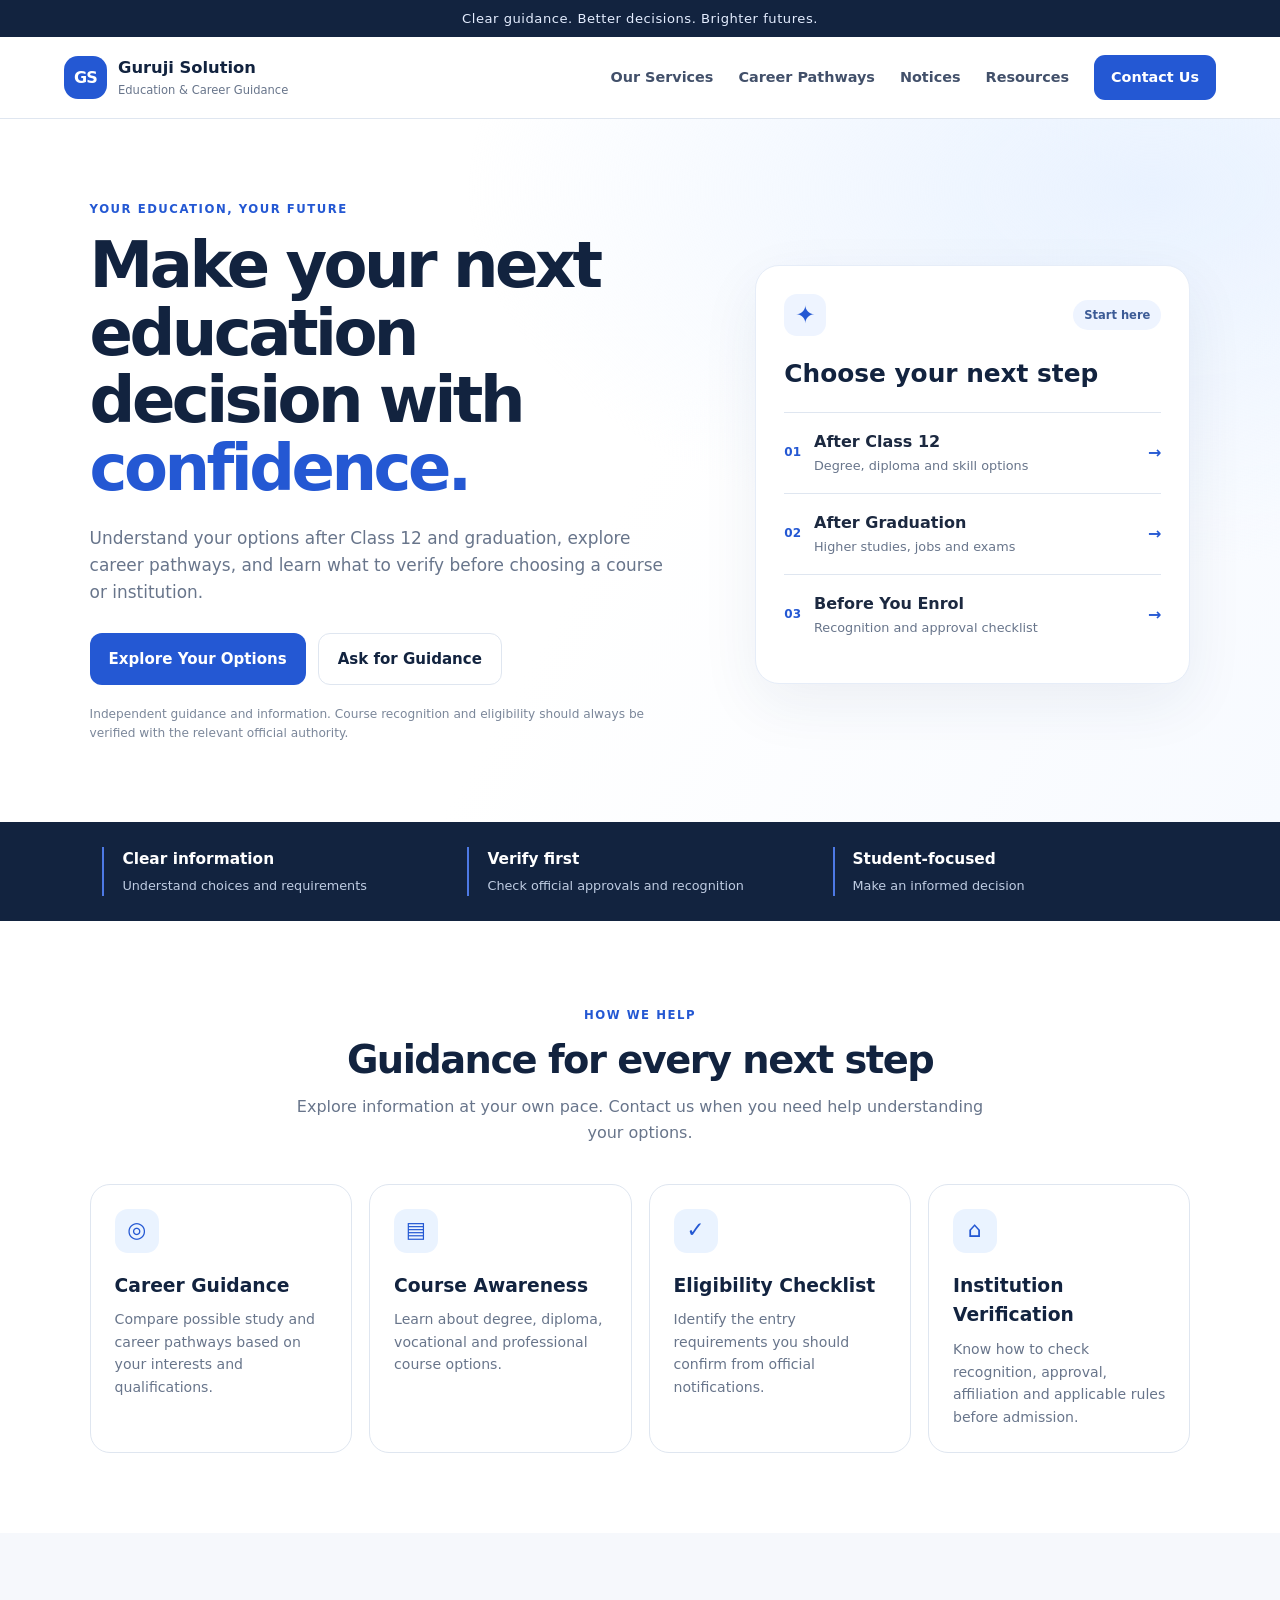
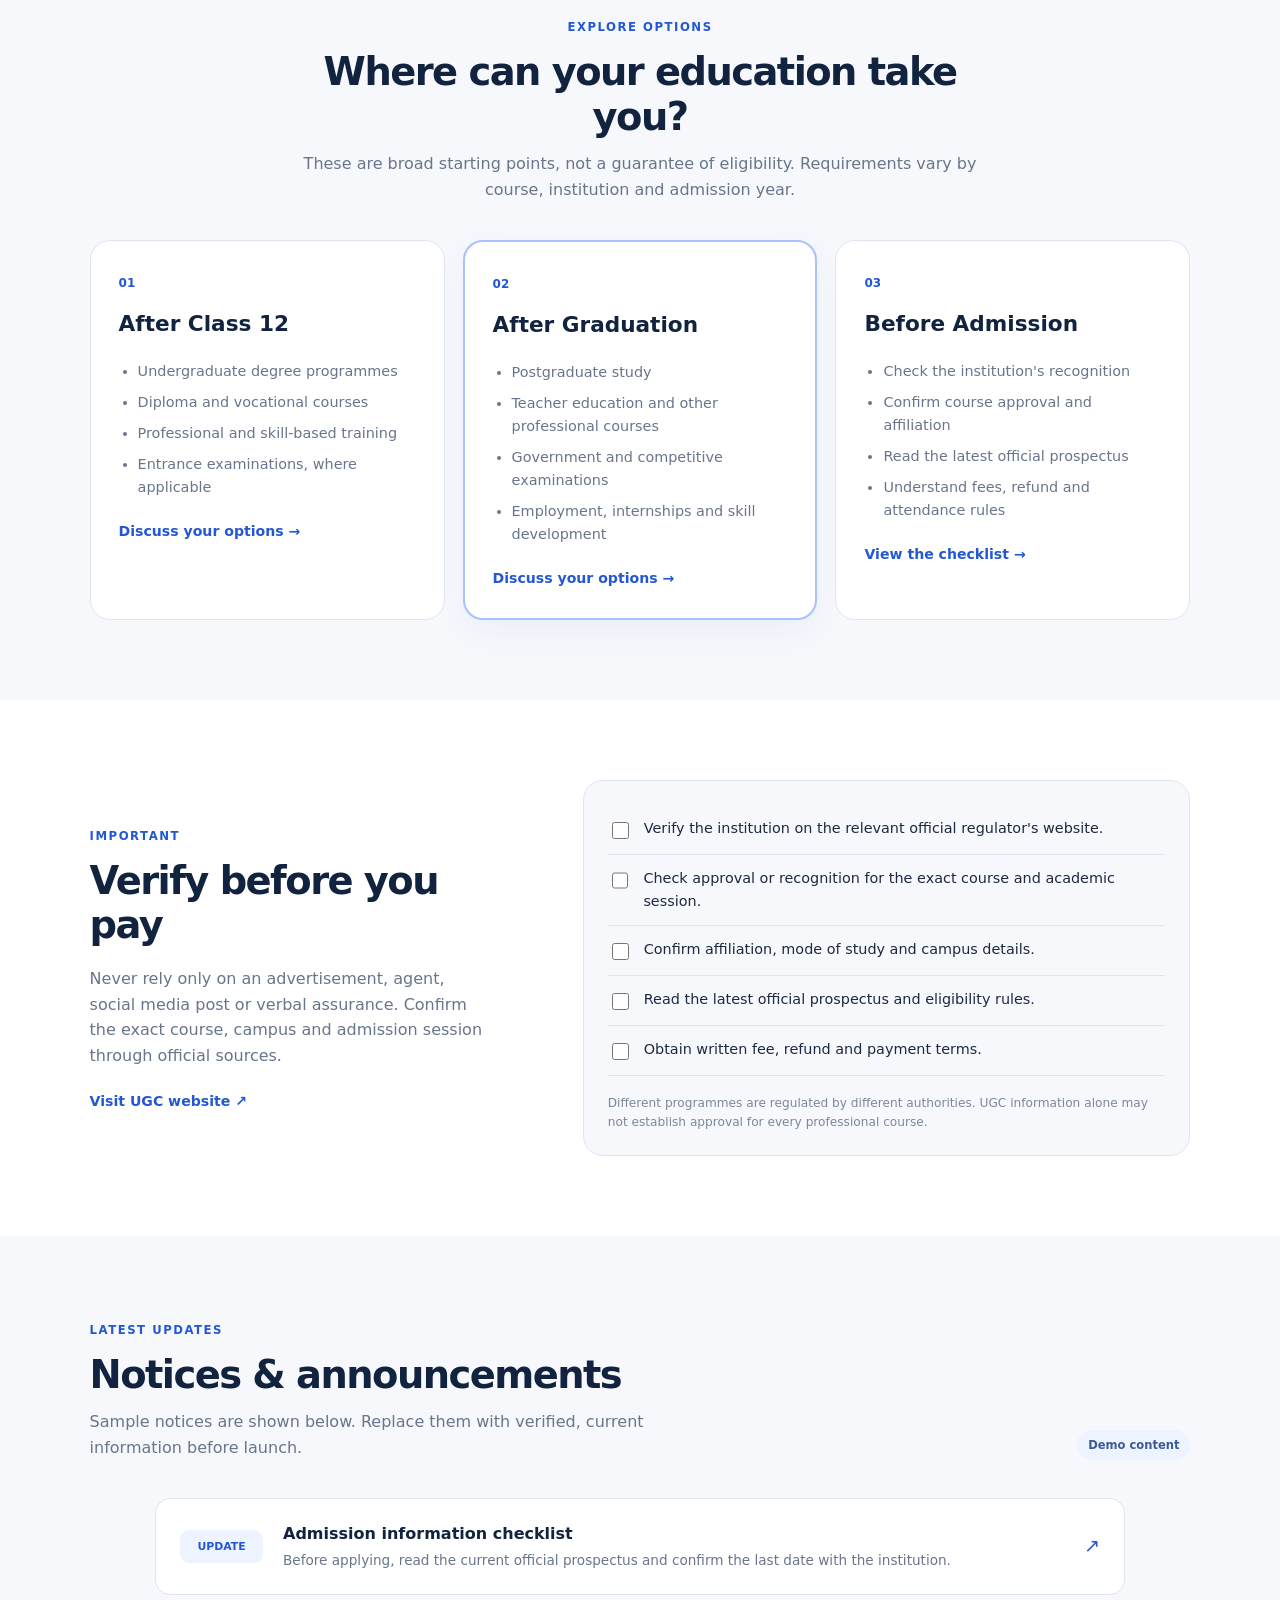
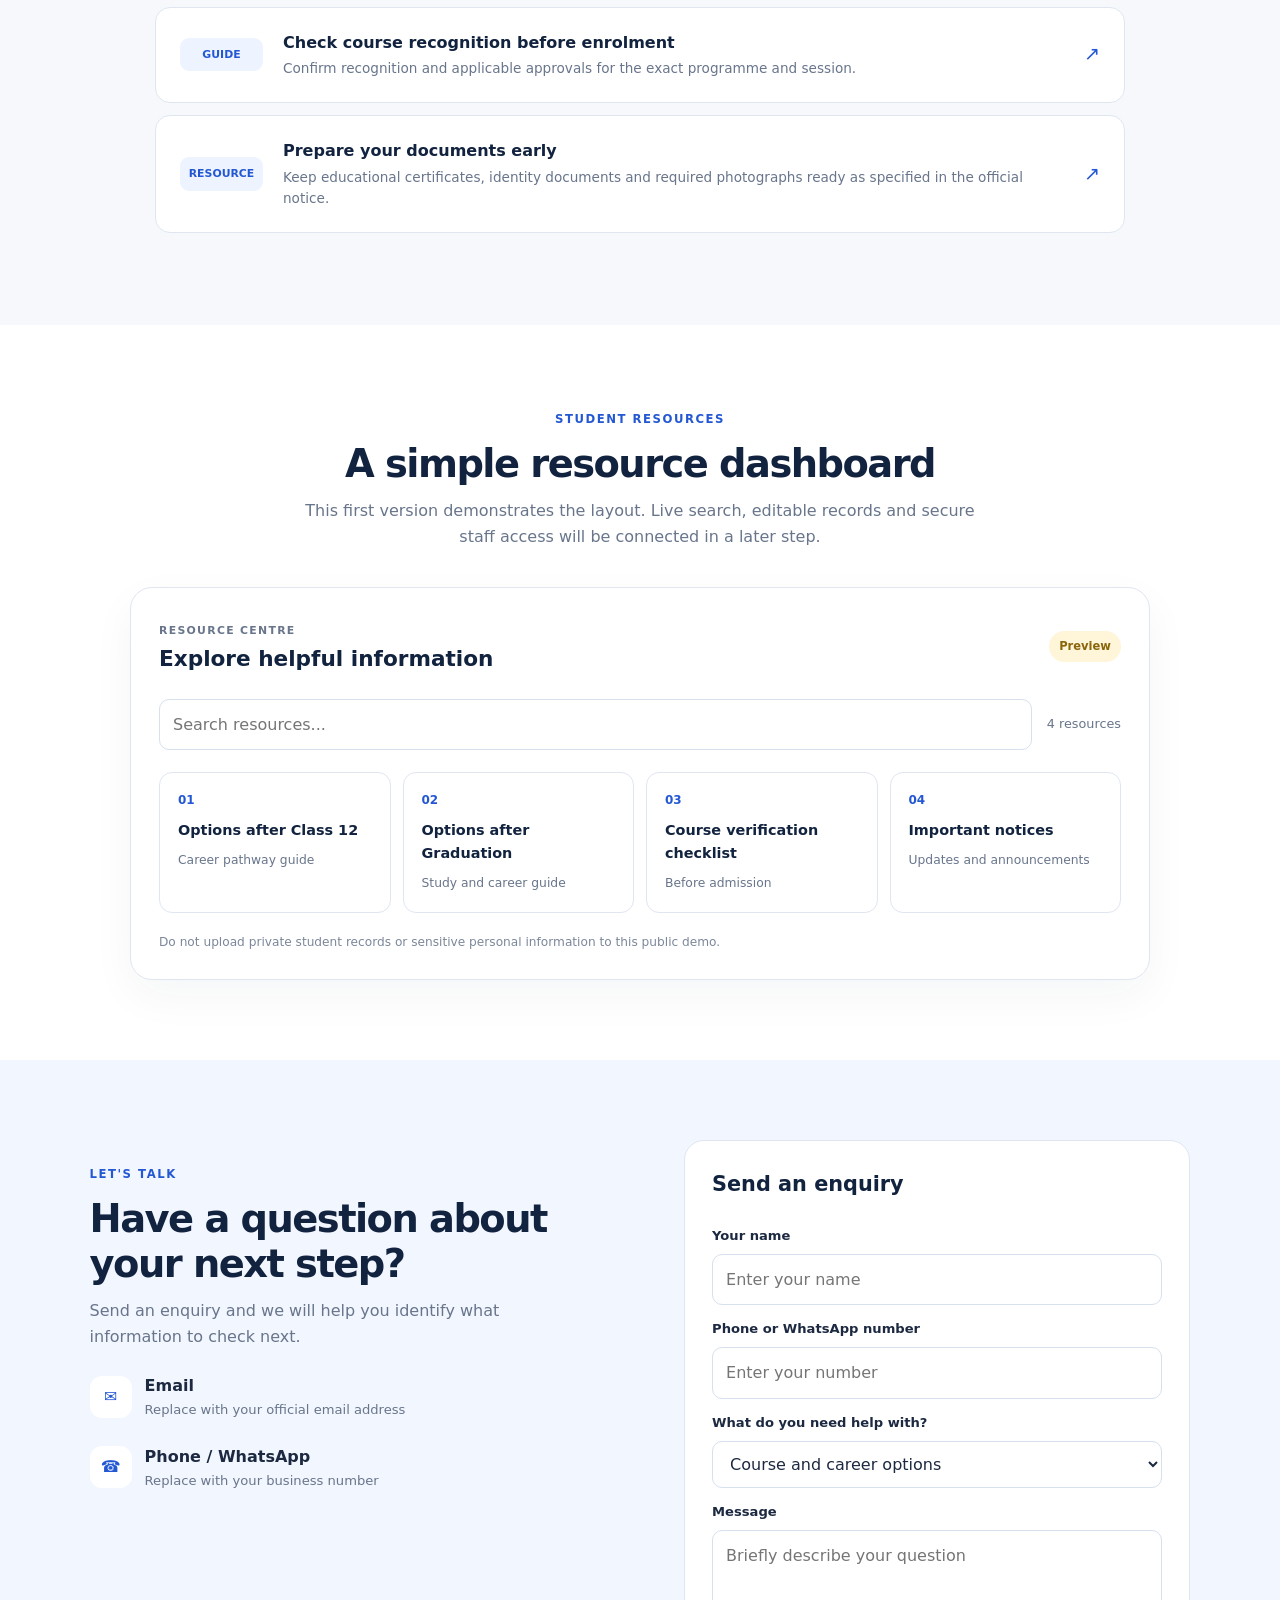
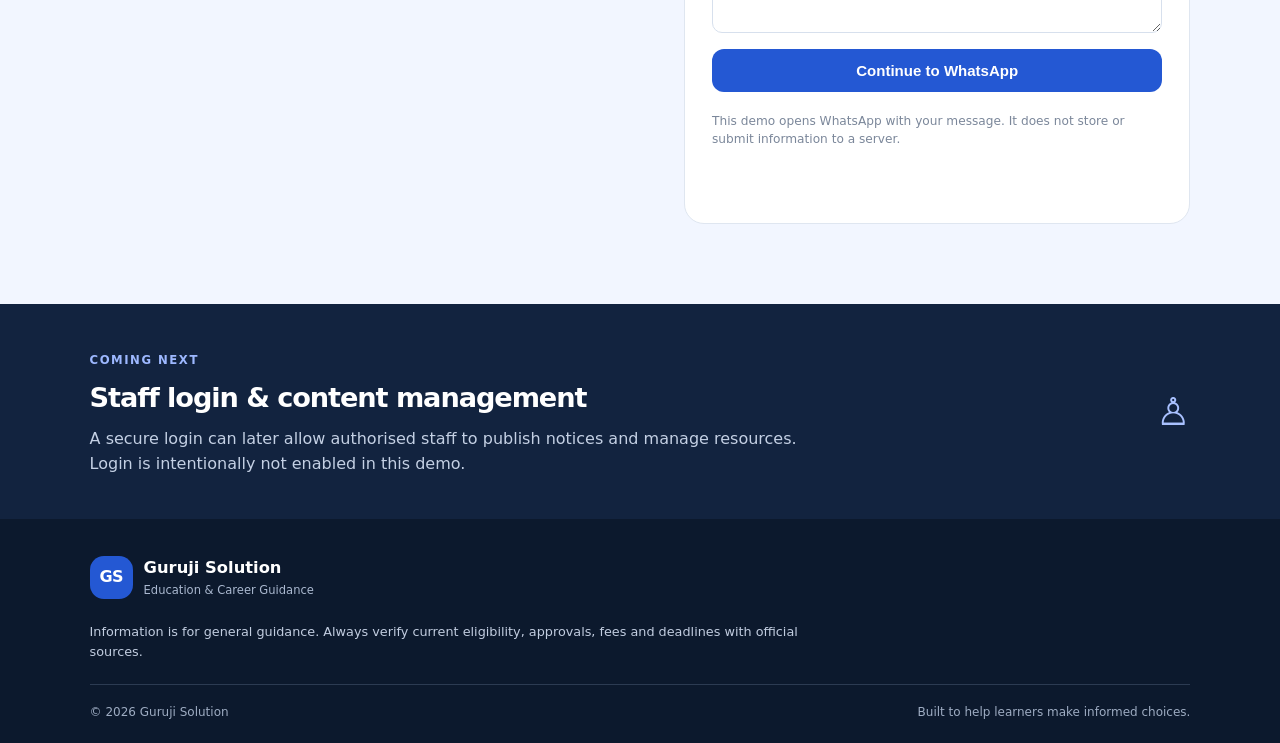
<file: index.html>
<!doctype html>
<html lang="en">
<head>
  <meta charset="utf-8">
  <meta name="viewport" content="width=device-width, initial-scale=1">
  <meta name="description" content="Guruji Solution — education guidance, course awareness, eligibility resources and important notices.">
  <title>Guruji Solution | Education & Career Guidance</title>
  <link rel="stylesheet" href="style.css">
</head>
<body>
  <div class="topbar">Clear guidance. Better decisions. Brighter futures.</div>
  <header class="site-header">
    <a class="brand" href="#home" aria-label="Guruji Solution home">
      <span class="brand-mark">GS</span>
      <span><strong>Guruji Solution</strong><small>Education & Career Guidance</small></span>
    </a>
    <button class="menu-toggle" aria-label="Toggle navigation" aria-expanded="false">☰</button>
    <nav class="nav">
      <a href="#services">Our Services</a>
      <a href="#pathways">Career Pathways</a>
      <a href="#notices">Notices</a>
      <a href="#dashboard">Resources</a>
      <a class="nav-cta" href="#contact">Contact Us</a>
    </nav>
  </header>

  <main>
    <section class="hero" id="home">
      <div class="hero-copy">
        <span class="eyebrow">YOUR EDUCATION, YOUR FUTURE</span>
        <h1>Make your next education decision with <span>confidence.</span></h1>
        <p>Understand your options after Class 12 and graduation, explore career pathways, and learn what to verify before choosing a course or institution.</p>
        <div class="hero-actions">
          <a class="button primary" href="#pathways">Explore Your Options</a>
          <a class="button secondary" href="#contact">Ask for Guidance</a>
        </div>
        <p class="small-note">Independent guidance and information. Course recognition and eligibility should always be verified with the relevant official authority.</p>
      </div>
      <div class="hero-card">
        <div class="card-top"><span class="round-icon">✦</span><span class="pill">Start here</span></div>
        <h2>Choose your next step</h2>
        <a class="path-link" href="#pathways"><span>01</span><span><strong>After Class 12</strong><small>Degree, diploma and skill options</small></span><b>→</b></a>
        <a class="path-link" href="#pathways"><span>02</span><span><strong>After Graduation</strong><small>Higher studies, jobs and exams</small></span><b>→</b></a>
        <a class="path-link" href="#checklist"><span>03</span><span><strong>Before You Enrol</strong><small>Recognition and approval checklist</small></span><b>→</b></a>
      </div>
    </section>

    <section class="trust-strip">
      <div><strong>Clear information</strong><span>Understand choices and requirements</span></div>
      <div><strong>Verify first</strong><span>Check official approvals and recognition</span></div>
      <div><strong>Student-focused</strong><span>Make an informed decision</span></div>
    </section>

    <section class="section" id="services">
      <div class="section-heading"><span class="eyebrow">HOW WE HELP</span><h2>Guidance for every next step</h2><p>Explore information at your own pace. Contact us when you need help understanding your options.</p></div>
      <div class="service-grid">
        <article class="service-card"><span class="service-icon">◎</span><h3>Career Guidance</h3><p>Compare possible study and career pathways based on your interests and qualifications.</p></article>
        <article class="service-card"><span class="service-icon">▤</span><h3>Course Awareness</h3><p>Learn about degree, diploma, vocational and professional course options.</p></article>
        <article class="service-card"><span class="service-icon">✓</span><h3>Eligibility Checklist</h3><p>Identify the entry requirements you should confirm from official notifications.</p></article>
        <article class="service-card"><span class="service-icon">⌂</span><h3>Institution Verification</h3><p>Know how to check recognition, approval, affiliation and applicable rules before admission.</p></article>
      </div>
    </section>

    <section class="section tinted" id="pathways">
      <div class="section-heading"><span class="eyebrow">EXPLORE OPTIONS</span><h2>Where can your education take you?</h2><p>These are broad starting points, not a guarantee of eligibility. Requirements vary by course, institution and admission year.</p></div>
      <div class="pathway-grid">
        <article class="pathway-card"><span class="number">01</span><h3>After Class 12</h3><ul><li>Undergraduate degree programmes</li><li>Diploma and vocational courses</li><li>Professional and skill-based training</li><li>Entrance examinations, where applicable</li></ul><a href="#contact">Discuss your options →</a></article>
        <article class="pathway-card featured"><span class="number">02</span><h3>After Graduation</h3><ul><li>Postgraduate study</li><li>Teacher education and other professional courses</li><li>Government and competitive examinations</li><li>Employment, internships and skill development</li></ul><a href="#contact">Discuss your options →</a></article>
        <article class="pathway-card"><span class="number">03</span><h3>Before Admission</h3><ul><li>Check the institution's recognition</li><li>Confirm course approval and affiliation</li><li>Read the latest official prospectus</li><li>Understand fees, refund and attendance rules</li></ul><a href="#checklist">View the checklist →</a></article>
      </div>
    </section>

    <section class="section" id="checklist">
      <div class="checklist-layout">
        <div><span class="eyebrow">IMPORTANT</span><h2>Verify before you pay</h2><p>Never rely only on an advertisement, agent, social media post or verbal assurance. Confirm the exact course, campus and admission session through official sources.</p><a class="text-link" href="https://www.ugc.gov.in/" target="_blank" rel="noopener">Visit UGC website ↗</a></div>
        <div class="checklist-box">
          <label><input type="checkbox"> Verify the institution on the relevant official regulator's website.</label>
          <label><input type="checkbox"> Check approval or recognition for the exact course and academic session.</label>
          <label><input type="checkbox"> Confirm affiliation, mode of study and campus details.</label>
          <label><input type="checkbox"> Read the latest official prospectus and eligibility rules.</label>
          <label><input type="checkbox"> Obtain written fee, refund and payment terms.</label>
          <p class="small-note">Different programmes are regulated by different authorities. UGC information alone may not establish approval for every professional course.</p>
        </div>
      </div>
    </section>

    <section class="section tinted" id="notices">
      <div class="section-heading row-heading"><div><span class="eyebrow">LATEST UPDATES</span><h2>Notices & announcements</h2><p>Sample notices are shown below. Replace them with verified, current information before launch.</p></div><span class="pill">Demo content</span></div>
      <div class="notice-list">
        <article class="notice"><span class="notice-date">UPDATE</span><div><h3>Admission information checklist</h3><p>Before applying, read the current official prospectus and confirm the last date with the institution.</p></div><span class="notice-arrow">↗</span></article>
        <article class="notice"><span class="notice-date">GUIDE</span><div><h3>Check course recognition before enrolment</h3><p>Confirm recognition and applicable approvals for the exact programme and session.</p></div><span class="notice-arrow">↗</span></article>
        <article class="notice"><span class="notice-date">RESOURCE</span><div><h3>Prepare your documents early</h3><p>Keep educational certificates, identity documents and required photographs ready as specified in the official notice.</p></div><span class="notice-arrow">↗</span></article>
      </div>
    </section>

    <section class="section" id="dashboard">
      <div class="section-heading"><span class="eyebrow">STUDENT RESOURCES</span><h2>A simple resource dashboard</h2><p>This first version demonstrates the layout. Live search, editable records and secure staff access will be connected in a later step.</p></div>
      <div class="dashboard">
        <div class="dash-head"><div><span class="dash-label">RESOURCE CENTRE</span><h3>Explore helpful information</h3></div><span class="status">Preview</span></div>
        <div class="dash-search"><input id="resourceSearch" type="search" placeholder="Search resources..." aria-label="Search resources"><span id="resourceCount">4 resources</span></div>
        <div class="resource-grid" id="resourceGrid">
          <a class="resource" data-search="class 12 after 12 degree diploma career" href="#pathways"><span>01</span><strong>Options after Class 12</strong><small>Career pathway guide</small></a>
          <a class="resource" data-search="graduation postgraduate jobs exams" href="#pathways"><span>02</span><strong>Options after Graduation</strong><small>Study and career guide</small></a>
          <a class="resource" data-search="recognition approval affiliation verify" href="#checklist"><span>03</span><strong>Course verification checklist</strong><small>Before admission</small></a>
          <a class="resource" data-search="notices admission documents update" href="#notices"><span>04</span><strong>Important notices</strong><small>Updates and announcements</small></a>
        </div>
        <p class="small-note">Do not upload private student records or sensitive personal information to this public demo.</p>
      </div>
    </section>

    <section class="section contact-section" id="contact">
      <div class="contact-copy"><span class="eyebrow">LET'S TALK</span><h2>Have a question about your next step?</h2><p>Send an enquiry and we will help you identify what information to check next.</p><div class="contact-detail"><span>✉</span><div><strong>Email</strong><small>Replace with your official email address</small></div></div><div class="contact-detail"><span>☎</span><div><strong>Phone / WhatsApp</strong><small>Replace with your business number</small></div></div></div>
      <form class="contact-form" id="contactForm">
        <h3>Send an enquiry</h3>
        <label for="name">Your name</label><input id="name" name="name" required placeholder="Enter your name">
        <label for="phone">Phone or WhatsApp number</label><input id="phone" name="phone" required inputmode="tel" placeholder="Enter your number">
        <label for="interest">What do you need help with?</label><select id="interest" name="interest"><option>Course and career options</option><option>Eligibility information</option><option>Institution verification</option><option>Other enquiry</option></select>
        <label for="message">Message</label><textarea id="message" name="message" rows="3" placeholder="Briefly describe your question"></textarea>
        <button class="button primary full" type="submit">Continue to WhatsApp</button>
        <p class="small-note">This demo opens WhatsApp with your message. It does not store or submit information to a server.</p>
        <p id="formMessage" class="form-message" role="status"></p>
      </form>
    </section>

    <section class="login-preview"><div><span class="eyebrow">COMING NEXT</span><h2>Staff login & content management</h2><p>A secure login can later allow authorised staff to publish notices and manage resources. Login is intentionally not enabled in this demo.</p></div><span class="lock-icon">♙</span></section>
  </main>

  <footer class="footer"><a class="brand footer-brand" href="#home"><span class="brand-mark">GS</span><span><strong>Guruji Solution</strong><small>Education & Career Guidance</small></span></a><p>Information is for general guidance. Always verify current eligibility, approvals, fees and deadlines with official sources.</p><div class="footer-bottom"><span>© <span id="year"></span> Guruji Solution</span><span>Built to help learners make informed choices.</span></div></footer>
  <script src="script.js"></script>
</body>
</html>
</file>
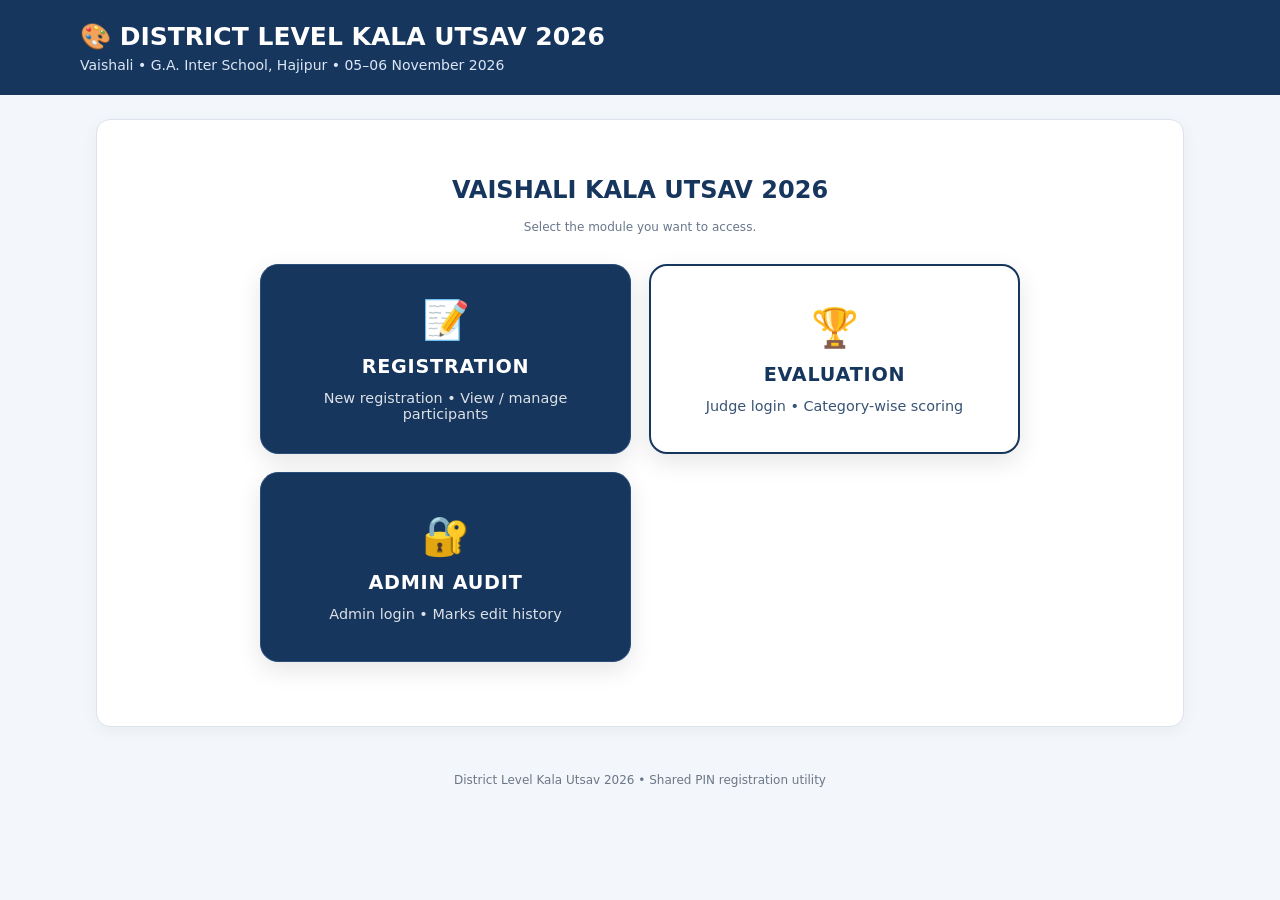
<file: kala-utsav-2026/index.html>
<!doctype html><html lang="en"><head><meta charset="utf-8"><meta name="viewport" content="width=device-width,initial-scale=1"><meta name="theme-color" content="#17365d"><title>Kala Utsav 2026 Registration</title><link rel="manifest" href="manifest.json"><link rel="stylesheet" href="style.css?v=11"></head><body><header><div class="brand">🎨 DISTRICT LEVEL KALA UTSAV 2026</div><div class="sub">Vaishali • G.A. Inter School, Hajipur • 05–06 November 2026</div></header><main><section id="home" class="panel home-panel">
<h1>VAISHALI KALA UTSAV 2026</h1>
<p class="hint">Select the module you want to access.</p>
<div class="home-options">
<button type="button" id="openRegistration" class="home-option"><span class="home-icon">📝</span><strong>REGISTRATION</strong><small>New registration • View / manage participants</small></button>
<button type="button" id="openEvaluation" class="home-option secondary"><span class="home-icon">🏆</span><strong>EVALUATION</strong><small>Judge login • Category-wise scoring</small></button>
<button type="button" id="openAdmin" class="home-option"><span class="home-icon">🔐</span><strong>ADMIN AUDIT</strong><small>Admin login • Marks edit history</small></button>
</div>
</section><section id="login" class="panel" hidden><button type="button" id="backHome" class="secondary">← Back</button><h1 id="loginHeading">Registration Access</h1><p id="loginDescription">Enter the shared six-digit PIN and select your name.</p><label id="pinLabel">Shared PIN<input id="pin" type="password" inputmode="numeric" maxlength="6" autocomplete="current-password" placeholder="6-digit PIN"></label><label id="operatorField">Registration official<select id="operator"><option value="">Select official</option><option>श्रीमती जया</option><option>श्रीमती मांडवी कुमारी</option><option>श्री शिवम कुमार</option></select></label><label id="judgeLoginField" hidden>Judge name<select id="judgeLoginSelect"><option value="">Select judge</option><option>श्री विश्वजीत कुमार</option><option>श्रीमती पूजा कुमारी</option><option>श्री तारा कांत सिंह</option><option>श्री राहुल कुमार</option><option>श्रीमती सोनी कुमारी</option><option>श्रीमती उर्मिला मिश्रा</option><option>श्री उमेश कुमार प्रसाद सिंह</option><option>श्री संजीव कुमार शर्मा</option><option>श्रीमती ललिता भारती</option><option>श्रीमती अर्चना कुमारी</option><option>श्री अमरेश कुमार</option><option>श्री सुधाकर कांत चक्रवर्ती</option></select></label><button id="loginBtn">Enter application</button><p class="hint">Use the shared PIN only with authorised registration officials. Keep it confidential.</p></section><section id="app" hidden><div class="toolbar"><div><b id="welcome"></b><small id="connection"></small></div><button class="secondary" id="logout">Logout</button></div><nav><button class="tab active" data-tab="register">New registration</button><button class="tab" data-tab="records">Registrations</button><button class="tab" data-tab="evaluation">Evaluation</button><button class="tab" data-tab="adminResults" hidden>Results & Export</button><button class="tab" data-tab="adminAudit" hidden>Audit Log</button><button class="tab" data-tab="summary">Dashboard</button><button class="tab" data-tab="backup">Backup / Sync</button></nav><section id="register" class="view panel"><h2>Participant registration</h2><form id="regForm"><div class="grid"><label>Art form<select id="art" required></select></label><label>Event date<select id="eventDate" required></select></label><label>Entry type<input id="entryType" value="Individual" readonly></label><label>Block<select id="block" required><option value="">Select block</option></select></label><label>School name<input id="school" required list="schools" autocomplete="off"><datalist id="schools"></datalist><small id="schoolHint" class="hint">Suggestions are unverified; you can enter a school manually.</small></label><label>School U-DISE (11 digits)<input id="udise" inputmode="numeric" maxlength="11" pattern="[0-9]{11}" placeholder="Enter 11-digit UDISE (if available)"><small class="hint">If unavailable, leave blank. A supplied code must contain exactly 11 digits.</small></label></div><section class="participants"><h3>Participant Names</h3><label>Enter names in one line<input id="participantNames" required autocomplete="off" list="participantSuggestions" placeholder="Team Leader, Member 2, Member 3"><datalist id="participantSuggestions"></datalist><small class="hint">For team members, use the suggestion box below to add each name.</small><label>Find previous participant<input id="participantLookup" list="participantSuggestions" autocomplete="off" placeholder="Type/select a previous participant name"><small class="hint">Select a suggestion to add it to the participant list above.</small></label></label><div class="grid leader-details"><label id="leaderLabel">Participant Class<select id="leaderClass" required><option value="">Select class</option><option value="9">9</option><option value="10">10</option><option value="11">11</option><option value="12">12</option></select></label><label>Gender<select id="leaderGender" required><option value="">Select gender</option><option value="Male">Male</option><option value="Female">Female</option><option value="Other">Other</option></select></label></div></section><label>Remarks<textarea id="remarks" rows="2"></textarea></label><div class="actions"><button type="submit">Save registration</button><button type="reset" class="secondary">Clear form</button></div></form><p class="hint">Registrations are saved locally first and uploaded when online. Pending entries are marked in the records list.</p></section><section id="records" class="view panel" hidden><div class="row"><h2>Registration records</h2><input id="search" placeholder="Search name, school, block or ID"></div><div class="tablewrap"><table><thead><tr><th>ID</th><th>Category</th><th>Date</th><th>Type / Names</th><th>Block</th><th>School</th><th>Official / Sync</th><th></th></tr></thead><tbody id="recordRows"></tbody></table></div></section><section id="evaluation" class="view panel" hidden>
<h2>Judge Evaluation</h2>
<p class="hint">Choose your name and assigned art form. Only entries in your assigned art form will be shown.</p>
<div class="grid">
<label>Judge<select id="judgeSelect"><option value="">Select judge</option></select></label>
<label>Art form<select id="judgeArt"><option value="">Select art form</option></select></label>
</div>
<div class="actions"><button type="button" id="exportEvaluationMarks" class="secondary">Export Evaluation Marks (CSV)</button></div><div id="judgeEntryList"></div>
<div id="judgeScorePanel" hidden class="participants">
<h3 id="judgeEntryTitle"></h3><p id="judgeEntryMeta" class="hint"></p>
<div id="judgeCriteria"></div>
<label>Remarks<textarea id="judgeRemarks" rows="2"></textarea></label>
<button id="saveEvaluation">Save evaluation</button><p id="evaluationMsg" class="hint"></p>
</div></section><section id="adminResults" class="view panel" hidden><h2>Admin Results & Evaluation Marks</h2><p class="hint">Average and category rank are calculated only after both assigned judges submit marks. Equal averages receive the same rank.</p><div class="actions"><button type="button" id="refreshAdminResults" class="secondary">Refresh Results</button><button type="button" id="exportAdminSummary">Export Category Rankings (CSV)</button><button type="button" id="exportAdminDetailed" class="secondary">Export Detailed Marks (CSV)</button></div><p id="adminResultsStatus" class="hint"></p><div class="tablewrap"><table><thead><tr><th>Registration ID</th><th>Category</th><th>Block</th><th>School</th><th>Participant / Team</th><th>Judge 1</th><th>Marks</th><th>Judge 2</th><th>Marks</th><th>Average</th><th>Rank</th></tr></thead><tbody id="adminResultRows"></tbody></table></div></section><section id="adminAudit" class="view panel" hidden><h2>Admin Audit Log</h2><p class="hint">History of first-time scores and every subsequent edit.</p><button type="button" id="refreshAudit" class="secondary">Refresh Audit Log</button><div class="tablewrap"><table><thead><tr><th>Changed at</th><th>Judge</th><th>Participant ID</th><th>Category</th><th>Action</th><th>Old Total</th><th>New Total</th><th>Old Marks</th><th>New Marks</th><th>Remarks</th></tr></thead><tbody id="auditRows"></tbody></table></div></section><section id="summary" class="view panel" hidden><h2>Dashboard</h2><div id="stats" class="stats"></div><h3>Category-wise registrations</h3><div class="tablewrap"><table><thead><tr><th>Art form</th><th>Event date</th><th>Entries</th><th>Named participants</th></tr></thead><tbody id="categoryRows"></tbody></table></div><h3>Block-wise entries</h3><div id="blockSummary"></div></section><section id="backup" class="view panel" hidden><h2>Backup and synchronization</h2><p>Export JSON for full backup or CSV for spreadsheet reporting. Import JSON backups from other devices.</p><div class="actions"><button id="exportJson">Export JSON</button><button id="exportCsv" class="secondary">Export CSV</button><label class="filebtn">Import JSON<input id="importJson" type="file" accept="application/json"></label><button id="syncNow" class="secondary">Sync now</button></div><p id="backupMsg" class="hint"></p></section></section></main><footer>District Level Kala Utsav 2026 • Shared PIN registration utility</footer><script src="app.js?v=19"></script></body></html>
</file>
<file: style.css>
:root{--navy:#12233f;--blue:#2458d3;--cyan:#eaf3ff;--ink:#1c2940;--muted:#68758b;--line:#dfe6f0;--paper:#fff;--soft:#f6f8fc;--gold:#f3b84b;--radius:20px}*{box-sizing:border-box}html{scroll-behavior:smooth;scroll-padding-top:88px}body{margin:0;font-family:Inter,ui-sans-serif,system-ui,-apple-system,BlinkMacSystemFont,"Segoe UI",sans-serif;color:var(--ink);background:var(--paper);line-height:1.6}.topbar{padding:8px 5%;background:var(--navy);color:#e4edff;text-align:center;font-size:.82rem;letter-spacing:.04em}.site-header{height:82px;padding:0 5%;display:flex;align-items:center;justify-content:space-between;gap:20px;border-bottom:1px solid var(--line);background:#fff;position:sticky;top:0;z-index:10}.brand{display:flex;align-items:center;gap:11px;color:var(--navy);text-decoration:none}.brand-mark{width:43px;height:43px;border-radius:14px;display:grid;place-items:center;background:var(--blue);color:white;font-weight:800;letter-spacing:-.05em}.brand strong,.brand small{display:block}.brand strong{font-size:1.02rem}.brand small{font-size:.72rem;color:var(--muted)}.nav{display:flex;align-items:center;gap:25px}.nav a{font-size:.9rem;color:#42506a;text-decoration:none;font-weight:600}.nav a:hover,.text-link:hover{color:var(--blue)}.nav .nav-cta{background:var(--blue);color:white;padding:11px 17px;border-radius:11px}.menu-toggle{display:none;border:1px solid var(--line);border-radius:10px;padding:8px 12px;background:white;font-size:1.2rem}.hero{padding:76px 7% 68px;display:grid;grid-template-columns:1.15fr .85fr;align-items:center;gap:7%;background:radial-gradient(ellipse at 90% 10%,#e9f2ff 0,transparent 42%),linear-gradient(120deg,#fff 50%,#f7faff)}.hero-copy{max-width:680px}.eyebrow{display:inline-block;color:var(--blue);font-size:.73rem;font-weight:800;letter-spacing:.13em;margin-bottom:13px}.hero h1{font-size:clamp(2.5rem,5vw,4.4rem);line-height:1.06;letter-spacing:-.055em;color:var(--navy);margin:0 0 22px}.hero h1 span{color:var(--blue)}.hero-copy>p{font-size:1.06rem;color:var(--muted);max-width:620px}.hero-actions{display:flex;gap:12px;flex-wrap:wrap;margin:27px 0 20px}.button{display:inline-flex;align-items:center;justify-content:center;border:0;border-radius:12px;padding:13px 19px;font-size:.94rem;font-weight:750;text-decoration:none;cursor:pointer}.primary{background:var(--blue);color:white}.primary:hover{background:#1848b8}.secondary{color:var(--navy);background:#fff;border:1px solid var(--line)}.small-note{font-size:.76rem!important;color:#7b879a!important;line-height:1.5}.hero-card{padding:28px;background:#fff;border:1px solid #e6edf8;border-radius:24px;box-shadow:0 20px 60px #203a6612}.card-top{display:flex;justify-content:space-between;align-items:center}.round-icon{width:42px;height:42px;display:grid;place-items:center;border-radius:13px;background:#eef4ff;color:var(--blue);font-size:1.5rem}.pill{font-size:.72rem;font-weight:750;color:#3c5b96;background:#eef4ff;border-radius:999px;padding:6px 11px}.hero-card h2{font-size:1.55rem;color:var(--navy);margin:18px 0}.path-link{display:flex;gap:13px;align-items:center;padding:16px 0;border-top:1px solid var(--line);text-decoration:none;color:var(--ink)}.path-link>span:first-child,.resource>span,.number{font-size:.75rem;color:var(--blue);font-weight:800}.path-link span:nth-child(2){flex:1}.path-link strong,.path-link small{display:block}.path-link small{color:var(--muted);font-size:.8rem;margin-top:2px}.path-link b{color:var(--blue)}.trust-strip{display:grid;grid-template-columns:repeat(3,1fr);padding:25px 8%;background:var(--navy);color:white;gap:20px}.trust-strip div{padding-left:18px;border-left:2px solid #4d79e5}.trust-strip strong,.trust-strip span{display:block}.trust-strip strong{font-size:.96rem}.trust-strip span{font-size:.8rem;color:#bfcce2;margin-top:4px}.section{padding:80px 7%}.tinted{background:var(--soft)}.section-heading{text-align:center;max-width:690px;margin:0 auto 38px}.section-heading h2,.checklist-layout h2,.contact-copy h2,.login-preview h2{font-size:clamp(1.9rem,3vw,2.7rem);letter-spacing:-.04em;line-height:1.16;color:var(--navy);margin:0 0 12px}.section-heading p,.checklist-layout p,.contact-copy>p,.login-preview p{color:var(--muted);margin:0}.service-grid{display:grid;grid-template-columns:repeat(4,1fr);gap:17px}.service-card{border:1px solid var(--line);border-radius:var(--radius);padding:24px;background:white}.service-icon{display:grid;place-items:center;width:44px;height:44px;border-radius:13px;background:var(--cyan);color:var(--blue);font-size:1.35rem}.service-card h3{margin:18px 0 8px;color:var(--navy)}.service-card p{font-size:.88rem;color:var(--muted);margin:0}.pathway-grid{display:grid;grid-template-columns:repeat(3,1fr);gap:18px}.pathway-card{background:white;border:1px solid var(--line);border-radius:var(--radius);padding:28px}.pathway-card.featured{border:2px solid #a9c1ff;box-shadow:0 12px 35px #1f50b10d}.pathway-card h3{font-size:1.35rem;color:var(--navy);margin:12px 0}.pathway-card ul{padding-left:19px;color:var(--muted);font-size:.9rem;min-height:145px}.pathway-card li{padding:4px 0}.pathway-card a,.text-link{color:var(--blue);font-weight:750;text-decoration:none;font-size:.88rem}.checklist-layout{display:grid;grid-template-columns:.8fr 1.2fr;gap:8%;align-items:center}.checklist-layout h2{margin-bottom:18px}.text-link{display:inline-block;margin-top:22px}.checklist-box{background:var(--soft);border:1px solid var(--line);border-radius:var(--radius);padding:24px}.checklist-box label{display:flex;gap:12px;align-items:flex-start;padding:12px 0;border-bottom:1px solid var(--line);font-size:.9rem}.checklist-box input{accent-color:var(--blue);margin-top:5px;width:17px;height:17px}.checklist-box .small-note{margin-top:18px}.row-heading{display:flex;align-items:end;justify-content:space-between;text-align:left;max-width:none}.row-heading p{max-width:650px}.notice-list{max-width:970px;margin:auto}.notice{display:flex;align-items:center;gap:20px;background:#fff;padding:22px 24px;border:1px solid var(--line);border-radius:15px;margin:12px 0}.notice-date{min-width:83px;text-align:center;border-radius:9px;background:#eef4ff;color:var(--blue);font-size:.68rem;font-weight:800;padding:8px}.notice div{flex:1}.notice h3{margin:0 0 3px;font-size:1rem;color:var(--navy)}.notice p{margin:0;color:var(--muted);font-size:.85rem}.notice-arrow{font-size:1.2rem;color:var(--blue)}.dashboard{max-width:1020px;margin:auto;border:1px solid var(--line);border-radius:22px;padding:28px;box-shadow:0 16px 45px #12233f0b}.dash-head{display:flex;justify-content:space-between;align-items:center}.dash-head h3{font-size:1.35rem;color:var(--navy);margin:0}.dash-label{font-size:.68rem;letter-spacing:.12em;color:var(--muted);font-weight:800}.status{font-size:.72rem;font-weight:750;color:#8b650c;background:#fff5d8;border-radius:999px;padding:6px 10px}.dash-search{display:flex;gap:15px;align-items:center;margin:22px 0}.dash-search input,.contact-form input,.contact-form select,.contact-form textarea{width:100%;padding:12px 13px;border:1px solid #d7e0ed;border-radius:10px;font:inherit;background:white;color:var(--ink)}.dash-search span{white-space:nowrap;font-size:.8rem;color:var(--muted)}.resource-grid{display:grid;grid-template-columns:repeat(4,1fr);gap:12px}.resource{display:flex;flex-direction:column;gap:9px;padding:18px;border:1px solid var(--line);border-radius:13px;text-decoration:none;color:var(--navy);min-height:135px}.resource:hover{border-color:#91adf2;background:#fbfdff}.resource strong{font-size:.9rem}.resource small{color:var(--muted);font-size:.77rem}.dashboard>.small-note{margin:20px 0 0}.contact-section{display:grid;grid-template-columns:1fr 1fr;gap:8%;background:#f2f6ff}.contact-copy{padding:20px 0}.contact-copy h2{max-width:470px}.contact-detail{display:flex;gap:13px;align-items:center;margin-top:24px}.contact-detail>span{width:42px;height:42px;display:grid;place-items:center;background:white;color:var(--blue);border-radius:12px}.contact-detail strong,.contact-detail small{display:block}.contact-detail small{font-size:.82rem;color:var(--muted)}.contact-form{background:white;border:1px solid var(--line);border-radius:20px;padding:27px;display:flex;flex-direction:column;gap:8px}.contact-form h3{margin:0 0 10px;color:var(--navy);font-size:1.3rem}.contact-form label{font-size:.82rem;font-weight:700;margin-top:5px}.contact-form textarea{resize:vertical}.full{width:100%;margin-top:8px}.form-message{font-size:.85rem;color:var(--blue)}.login-preview{margin:0;padding:42px 7%;background:#12233f;color:white;display:flex;align-items:center;justify-content:space-between;gap:20px}.login-preview .eyebrow{color:#9db8ff}.login-preview h2{color:white;font-size:1.7rem}.login-preview p{color:#c4d0e4;max-width:750px}.lock-icon{font-size:2.4rem;color:#a9c1ff}.footer{padding:36px 7% 20px;background:#0c192d;color:#c2cde0}.footer-brand{color:white}.footer-brand small{color:#aab8cf}.footer>p{max-width:720px;font-size:.8rem;margin:22px 0}.footer-bottom{border-top:1px solid #2c3b52;padding-top:18px;display:flex;justify-content:space-between;gap:15px;font-size:.75rem;color:#9eacc2}@media(max-width:980px){.nav{gap:14px}.nav a{font-size:.82rem}.hero{padding-left:5%;padding-right:5%;gap:4%}.service-grid{grid-template-columns:repeat(2,1fr)}.resource-grid{grid-template-columns:repeat(2,1fr)}}@media(max-width:720px){.site-header{height:72px}.menu-toggle{display:block}.nav{display:none;position:absolute;top:71px;left:0;right:0;background:white;padding:18px 5% 22px;border-bottom:1px solid var(--line);flex-direction:column;align-items:stretch;gap:15px}.nav.open{display:flex}.nav .nav-cta{text-align:center}.hero{grid-template-columns:1fr;padding:52px 6% 45px;gap:30px}.hero h1{font-size:2.65rem}.hero-card{padding:22px}.trust-strip{grid-template-columns:1fr;padding:24px 7%;gap:17px}.section{padding:58px 6%}.section-heading{text-align:left;margin-bottom:28px}.service-grid,.pathway-grid,.checklist-layout,.contact-section{grid-template-columns:1fr}.pathway-card ul{min-height:0}.checklist-layout{gap:28px}.row-heading{align-items:flex-start;flex-direction:column}.notice{gap:12px;padding:17px 14px;align-items:flex-start}.notice-date{min-width:66px}.notice-arrow{display:none}.dashboard{padding:18px}.dash-search{align-items:stretch;flex-direction:column;gap:8px}.resource-grid{grid-template-columns:1fr 1fr}.resource{padding:14px;min-height:140px}.contact-section{gap:25px}.login-preview{padding:35px 6%}.footer-bottom{flex-direction:column}.hero-actions .button{flex:1}.topbar{font-size:.72rem}}@media(max-width:380px){.resource-grid{grid-template-columns:1fr}.brand small{font-size:.65rem}.hero h1{font-size:2.3rem}}
</file>
<file: kala-utsav-2026/style.css>
:root{font-family:system-ui,"Segoe UI",sans-serif;color:#172033;background:#f3f6fa}*{box-sizing:border-box}body{margin:0}header{background:#17365d;color:#fff;padding:22px max(18px,calc((100% - 1120px)/2))}.brand{font-weight:800;font-size:clamp(18px,3vw,25px)}.sub{color:#dbe7f5;margin-top:6px;font-size:14px}main{max-width:1120px;margin:24px auto;padding:0 16px}.panel{background:#fff;border:1px solid #dce3ec;border-radius:14px;padding:22px;margin-bottom:18px;box-shadow:0 4px 16px #1a365d0c}h1,h2,h3{margin-top:0;color:#17365d}label{display:block;font-weight:650;font-size:14px;margin:12px 0}input,select,textarea{display:block;width:100%;margin-top:6px;padding:11px;border:1px solid #c8d2df;border-radius:8px;font:inherit;background:#fff;color:#172033}button,.filebtn{border:0;border-radius:8px;background:#1e5a96;color:#fff;padding:11px 16px;font-weight:700;cursor:pointer;font:inherit}.secondary{background:#e8eef5;color:#17365d}.toolbar,.row,.actions{display:flex;align-items:center;justify-content:space-between;gap:10px;flex-wrap:wrap}.toolbar{background:#fff;border-radius:12px;padding:14px 18px;margin-bottom:14px}.toolbar small{display:block;color:#68778b;margin-top:4px}nav{display:flex;gap:8px;flex-wrap:wrap;margin:12px 0}.tab{background:#e5ebf3;color:#17365d}.tab.active{background:#17365d;color:#fff}.grid{display:grid;grid-template-columns:repeat(2,minmax(0,1fr));gap:0 16px}.hint{font-size:12px;color:#68778b;line-height:1.5;margin-top:14px}.tablewrap{overflow:auto}table{border-collapse:collapse;width:100%;font-size:13px}th,td{border:1px solid #dce3ec;padding:9px;text-align:left;vertical-align:top}th{background:#e6eff8;color:#17365d}tbody tr:nth-child(even){background:#f4f7fa}.stats{display:grid;grid-template-columns:repeat(3,1fr);gap:10px}.stat{background:#edf3f9;border-radius:10px;padding:16px}.stat b{font-size:25px;display:block;color:#17365d}.filebtn input{display:none}.filebtn{display:inline-block}footer{text-align:center;padding:22px;color:#6b7788;font-size:12px}@media(max-width:650px){.grid{grid-template-columns:1fr}.panel{padding:16px}.stats{grid-template-columns:1fr 1fr}}
.participants{margin:18px 0;padding:16px;border:1px solid #dce3ec;border-radius:10px;background:#fbfcfe}.participants h3{margin:0}.member-row{display:grid;grid-template-columns:minmax(180px,2fr) minmax(90px,.7fr) minmax(110px,.8fr) auto auto;gap:8px;align-items:center;padding:9px 0;border-bottom:1px solid #e5ebf2}.member-row input,.member-row select{margin:0;min-width:0}.leader-choice{display:flex;align-items:center;gap:5px;margin:0;white-space:nowrap;font-weight:600}.leader-choice input{width:auto;margin:0}.remove-member{padding:8px 10px;font-size:12px}.participants .hint{margin:8px 0 12px}.grid .hint{display:block}@media(max-width:720px){.member-row{grid-template-columns:1fr 1fr;gap:8px}.member-row .member-name{grid-column:1/-1}.leader-choice{grid-column:1}.remove-member{grid-column:2;justify-self:end}}

.member-row{grid-template-columns:minmax(180px,2fr) minmax(90px,.7fr) minmax(110px,.8fr);align-items:center}.member-row strong{font-size:14px;color:#17365d}.participants>label{margin-bottom:12px}.participants>label input{font-weight:400}
@media(max-width:650px){.member-row{grid-template-columns:1fr 1fr}.member-row strong{grid-column:1/-1}}


.home-panel{text-align:center;padding:clamp(24px,5vw,56px) 20px}
.home-panel h1{margin:0 0 10px}
.home-options{display:grid;grid-template-columns:repeat(2,minmax(0,1fr));gap:18px;max-width:760px;margin:28px auto 8px}
.home-option{min-height:190px;display:flex;flex-direction:column;align-items:center;justify-content:center;gap:12px;border-radius:18px;padding:24px;background:#17365d;color:#fff;border:1px solid #294e79;box-shadow:0 8px 24px rgba(0,0,0,.10)}
.home-option.secondary{background:#fff;color:#17365d;border:2px solid #17365d}
.home-option strong{font-size:1.2rem;letter-spacing:.04em}
.home-option small{font-size:.9rem;opacity:.85}
.home-icon{font-size:2.4rem}
@media(max-width:600px){.home-options{grid-template-columns:1fr}.home-option{min-height:145px}}
</file>
